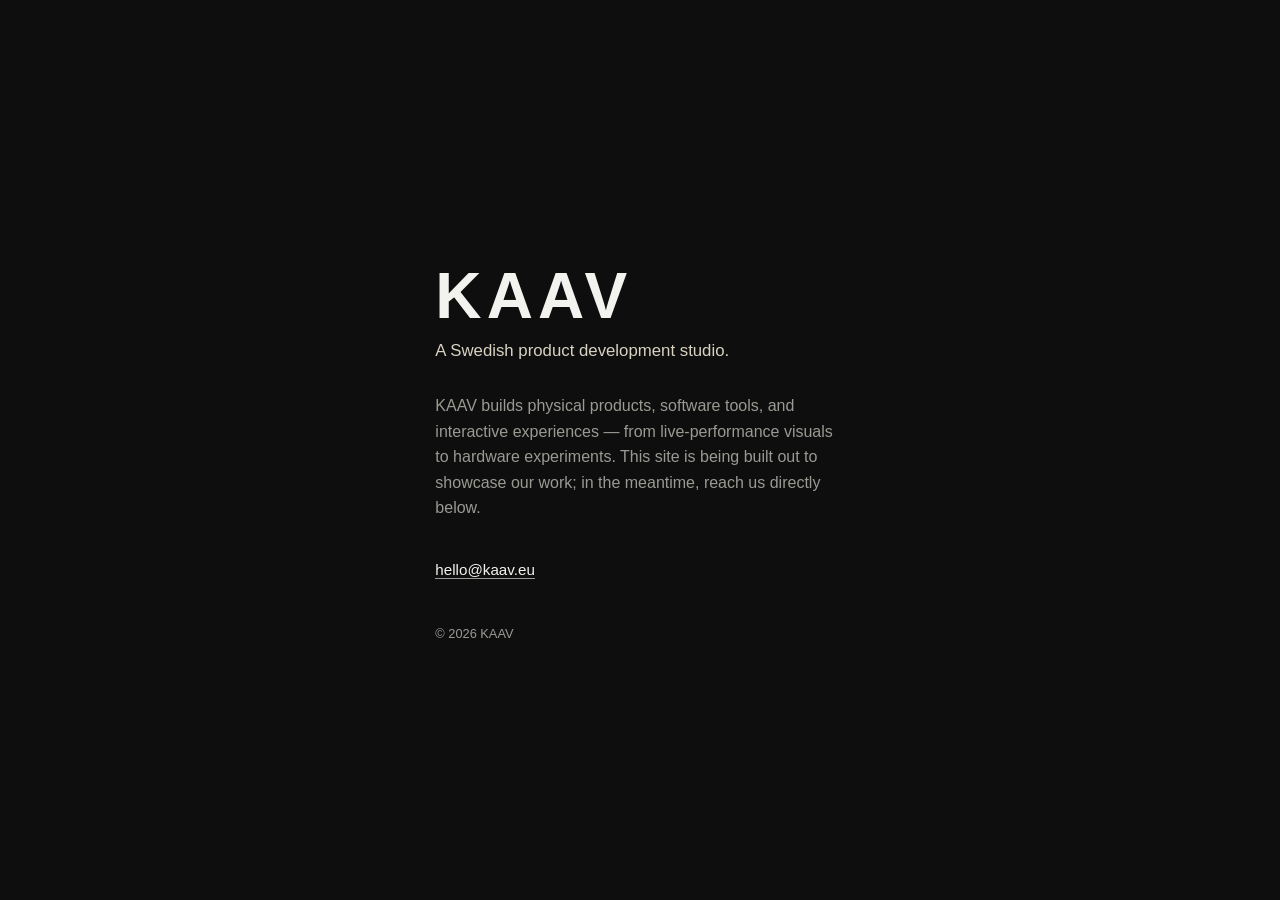
<file: index.html>
<title>KAAV</title>
<style>
  :root {
    --bg: #0e0e0e;
    --fg: #f2f2ef;
    --muted: #9a9a94;
    --accent: #d8d2c2;
  }
  * { box-sizing: border-box; }
  html, body {
    margin: 0;
    height: 100%;
    background: var(--bg);
    color: var(--fg);
    font-family: -apple-system, BlinkMacSystemFont, "Helvetica Neue", Arial, sans-serif;
  }
  body {
    display: flex;
    align-items: center;
    justify-content: center;
    padding: 6vh 6vw;
  }
  main {
    max-width: 560px;
    text-align: left;
  }
  .wordmark {
    font-size: clamp(2.5rem, 8vw, 4rem);
    font-weight: 700;
    letter-spacing: 0.08em;
    margin: 0 0 0.5rem 0;
    color: var(--fg);
  }
  .tagline {
    font-size: 1.05rem;
    color: var(--accent);
    margin: 0 0 2rem 0;
    font-weight: 500;
  }
  p.desc {
    font-size: 1rem;
    line-height: 1.6;
    color: var(--muted);
    margin: 0 0 2.5rem 0;
    max-width: 46ch;
  }
  .contact {
    font-size: 0.95rem;
  }
  .contact a {
    color: var(--fg);
    text-decoration: none;
    border-bottom: 1px solid var(--muted);
  }
  .contact a:hover {
    border-color: var(--fg);
  }
  footer {
    margin-top: 3rem;
    font-size: 0.8rem;
    color: var(--muted);
  }
</style>
<body>
  <main>
    <p class="wordmark">KAAV</p>
    <p class="tagline">A Swedish product development studio.</p>
    <p class="desc">
      KAAV builds physical products, software tools, and interactive experiences —
      from live-performance visuals to hardware experiments. This site is being
      built out to showcase our work; in the meantime, reach us directly below.
    </p>
    <p class="contact">
      <a href="mailto:hello@kaav.eu">hello@kaav.eu</a>
    </p>
    <footer>&copy; <span id="y"></span> KAAV</footer>
  </main>
  <script>document.getElementById('y').textContent = new Date().getFullYear();</script>
</body>
</file>
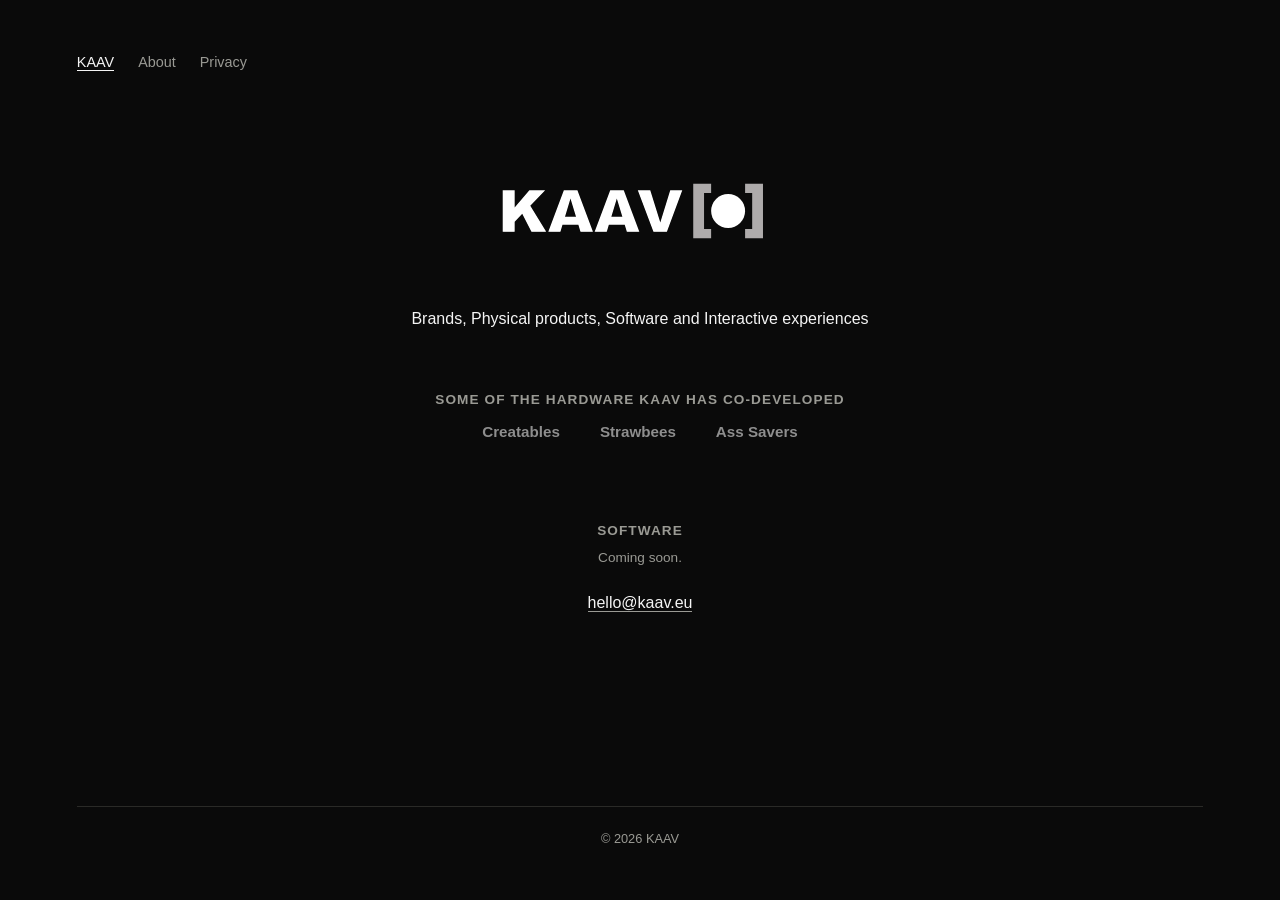
<file: public/index.html>
<head>
<meta charset="UTF-8">
<meta name="viewport" content="width=device-width, initial-scale=1">
<title>KAAV</title>
<link rel="stylesheet" href="style.css">
</head>
<body class="home">
  <nav>
    <a href="index.html" class="active">KAAV</a>
    <a href="about.html">About</a>
    <a href="privacy.html">Privacy</a>
  </nav>
  <main class="centered">
    <img src="logo-bw.svg" alt="KAAV" class="logo-mark">
    <p class="lead">Brands, Physical products, Software and Interactive experiences</p>

    <h2>Some of the hardware KAAV has co-developed</h2>
    <div class="logo-row" id="logo-row"></div>

    <h2>Software</h2>
    <p class="aside-note">Coming soon.</p>

    <p class="contact"><a href="mailto:hello@kaav.eu">hello@kaav.eu</a></p>
  </main>
  <footer>&copy; <span id="y"></span> KAAV</footer>
  <script src="brands.js"></script>
  <script>
    document.getElementById('y').textContent = new Date().getFullYear();

    const row = document.getElementById('logo-row');

    function renderItem(b) {
      const el = document.createElement(b.url ? 'a' : 'span');
      if (b.url) {
        el.href = b.url;
        el.target = '_blank';
        el.rel = 'noopener';
      }
      el.innerHTML = b.logo
        ? `<img src="${b.logo}" alt="${b.name}">`
        : `<span class="brand-fallback">${b.name}</span>`;
      return el;
    }

    (window.BRANDS || []).forEach(b => row.appendChild(renderItem(b)));
  </script>
</body>
</file>
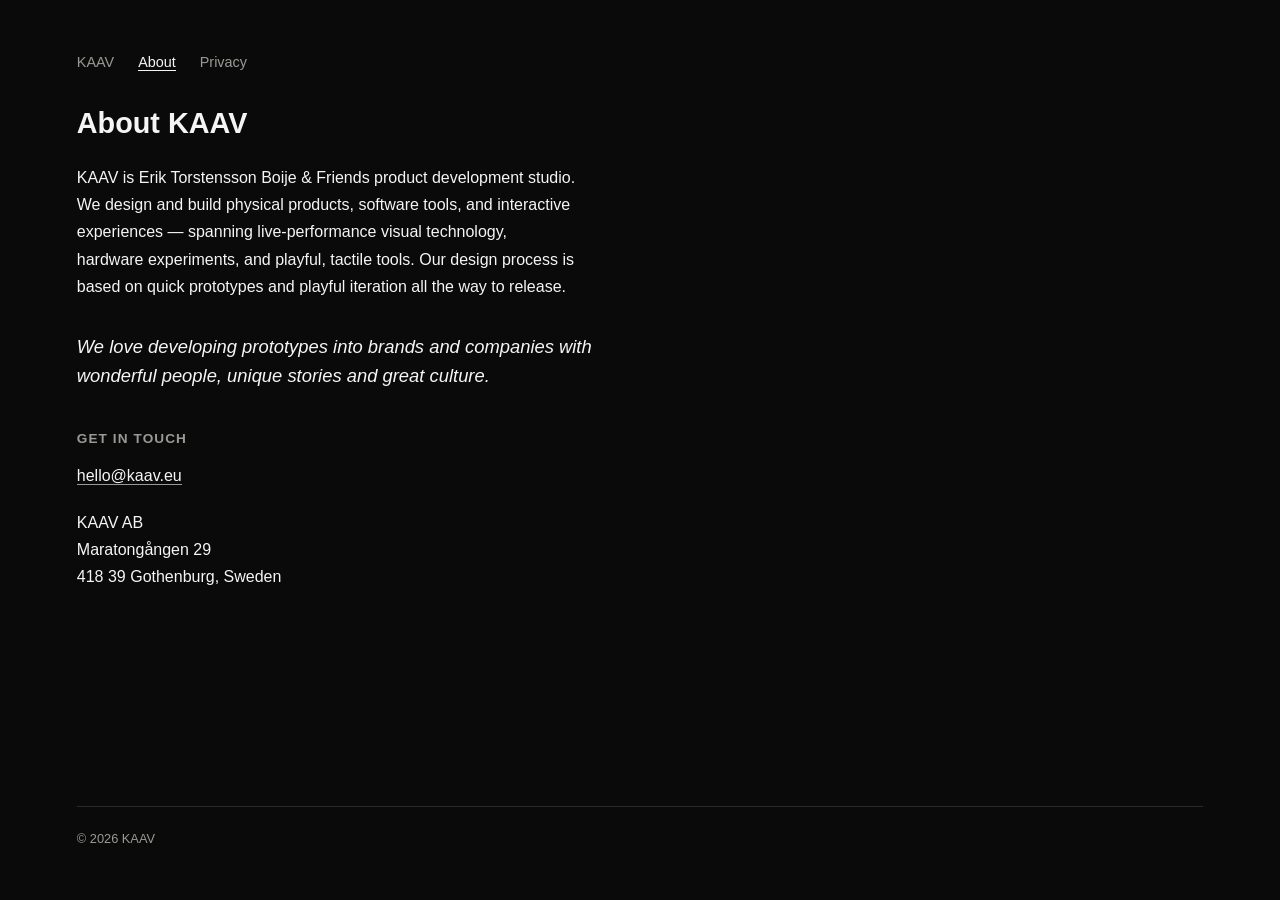
<file: public/about.html>
<head>
<meta charset="UTF-8">
<meta name="viewport" content="width=device-width, initial-scale=1">
<title>About — KAAV</title>
<link rel="stylesheet" href="style.css">
</head>
<body>
  <nav>
    <a href="index.html">KAAV</a>
    <a href="about.html" class="active">About</a>
    <a href="privacy.html">Privacy</a>
  </nav>
  <main>
    <h1>About KAAV</h1>
    <p class="lead">
      KAAV is Erik Torstensson Boije &amp; Friends product development studio.
      We design and build physical products, software tools, and interactive
      experiences — spanning live-performance visual technology, hardware
      experiments, and playful, tactile tools. Our design process is based on
      quick prototypes and playful iteration all the way to release.
    </p>

    <p class="quote">
      We love developing prototypes into brands and companies with wonderful
      people, unique stories and great culture.
    </p>

    <h2>Get in touch</h2>
    <p class="contact">
      <a href="mailto:hello@kaav.eu">hello@kaav.eu</a>
    </p>
    <p class="contact">
      KAAV AB<br>
      Maratongången 29<br>
      418 39 Gothenburg, Sweden
    </p>
  </main>
  <footer>&copy; <span id="y"></span> KAAV</footer>
  <script>document.getElementById('y').textContent = new Date().getFullYear();</script>
</body>
</file>
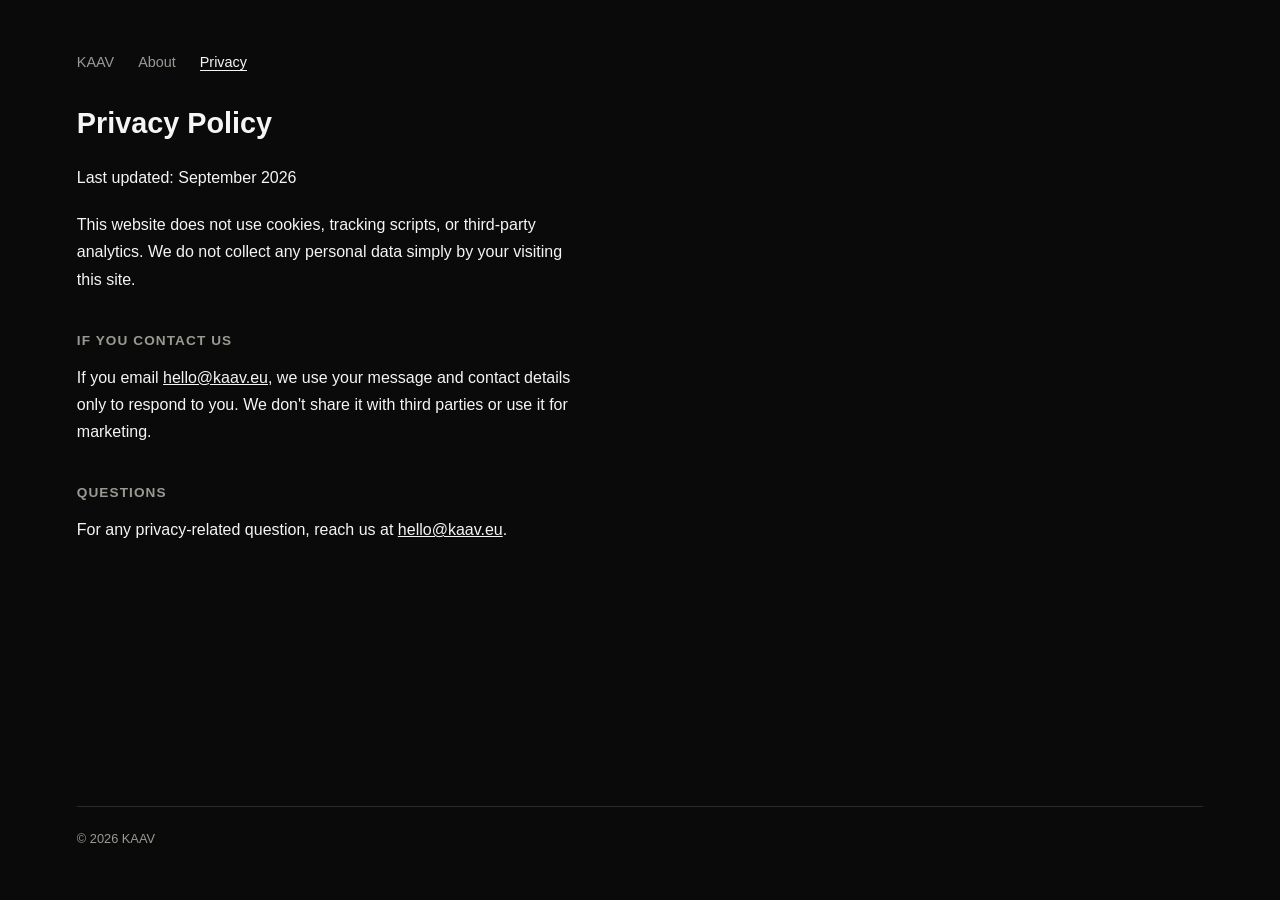
<file: public/privacy.html>
<head>
<meta charset="UTF-8">
<meta name="viewport" content="width=device-width, initial-scale=1">
<title>Privacy Policy — KAAV</title>
<link rel="stylesheet" href="style.css">
</head>
<body>
  <nav>
    <a href="index.html">KAAV</a>
    <a href="about.html">About</a>
    <a href="privacy.html" class="active">Privacy</a>
  </nav>
  <main>
    <h1>Privacy Policy</h1>
    <p class="lead">Last updated: September 2026</p>

    <p>
      This website does not use cookies, tracking scripts, or third-party
      analytics. We do not collect any personal data simply by your visiting
      this site.
    </p>

    <h2>If you contact us</h2>
    <p>
      If you email <a href="mailto:hello@kaav.eu">hello@kaav.eu</a>, we use
      your message and contact details only to respond to you. We don't share
      it with third parties or use it for marketing.
    </p>

    <h2>Questions</h2>
    <p>
      For any privacy-related question, reach us at
      <a href="mailto:hello@kaav.eu">hello@kaav.eu</a>.
    </p>
  </main>
  <footer>&copy; <span id="y"></span> KAAV</footer>
  <script>document.getElementById('y').textContent = new Date().getFullYear();</script>
</body>
</file>
<file: public/style.css>
:root {
  --bg: #0a0a0a;
  --fg: #f5f5f5;
  --muted: #9a9a94;
  --accent: #f5f5f5;
  --line: #2a2a27;
}
* { box-sizing: border-box; }
html, body {
  margin: 0;
  min-height: 100%;
  background: var(--bg);
  color: var(--fg);
  font-family: -apple-system, BlinkMacSystemFont, "Helvetica Neue", Arial, sans-serif;
}
body {
  display: flex;
  flex-direction: column;
  min-height: 100vh;
  padding: 6vh 6vw;
}
nav {
  margin-bottom: 4vh;
  font-size: 0.9rem;
  display: flex;
  align-items: center;
}
nav a {
  color: var(--muted);
  text-decoration: none;
  margin-right: 1.5rem;
  border-bottom: 1px solid transparent;
}
nav a:hover, nav a.active {
  color: var(--fg);
  border-color: var(--fg);
}
nav .nav-mark {
  height: 20px;
  width: auto;
  display: block;
  margin-right: 1.5rem;
}
main {
  max-width: 680px;
  flex: 1;
}
main.wide {
  max-width: 900px;
}
main.centered {
  max-width: 640px;
  margin: 4vh auto 0 auto;
  text-align: center;
  display: flex;
  flex-direction: column;
  align-items: center;
}
.logo-mark {
  height: clamp(64px, 14vw, 130px);
  width: auto;
  display: block;
  margin: 0 auto 2rem auto;
}
.tagline {
  font-size: 1.05rem;
  color: var(--muted);
  margin: 0 0 2rem 0;
  font-weight: 500;
}
h1 {
  font-size: 1.8rem;
  font-weight: 700;
  margin: 0 0 1.5rem 0;
}
h2 {
  font-size: 0.85rem;
  font-weight: 600;
  text-transform: uppercase;
  letter-spacing: 0.08em;
  margin: 2.5rem 0 1rem 0;
  color: var(--muted);
}
p {
  font-size: 1rem;
  line-height: 1.7;
  color: var(--fg);
  margin: 0 0 1.25rem 0;
  max-width: 56ch;
}
main.centered p {
  max-width: 52ch;
}
p.lead {
  color: var(--fg);
}
p.quote {
  font-size: 1.15rem;
  font-style: italic;
  line-height: 1.6;
  margin: 2rem 0;
}
a {
  color: var(--fg);
}
.contact a, .desc a {
  border-bottom: 1px solid var(--muted);
  text-decoration: none;
}
.contact a:hover, .desc a:hover {
  border-color: var(--fg);
}
.placeholder {
  color: var(--muted);
  font-style: italic;
}

/* Co-developed hardware section */
.hardware-line {
  color: var(--muted);
  font-size: 0.95rem;
  margin: 0 0 1.5rem 0;
}
.logo-row {
  display: flex;
  flex-wrap: wrap;
  justify-content: center;
  align-items: center;
  gap: 2.5rem;
  margin: 0 0 2.5rem 0;
}
.logo-row a, .logo-row span {
  display: flex;
  align-items: center;
  color: var(--fg);
  text-decoration: none;
  opacity: 0.75;
  transition: opacity 0.15s ease;
}
.logo-row a:hover {
  opacity: 1;
}
.logo-row img {
  height: 28px;
  width: auto;
  max-width: 140px;
  object-fit: contain;
  filter: grayscale(1) contrast(1.05);
}
.logo-row .brand-fallback {
  font-weight: 700;
  font-size: 0.95rem;
  border-bottom: 1px solid var(--line);
  padding-bottom: 2px;
}
.logo-row span.brand-fallback {
  border-bottom: 1px solid transparent;
}
.aside-note {
  font-size: 0.85rem;
  color: var(--muted);
  margin-top: -0.5rem;
}

footer {
  margin-top: 3rem;
  padding-top: 1.5rem;
  border-top: 1px solid var(--line);
  font-size: 0.8rem;
  color: var(--muted);
}
main.centered footer {
  margin-top: 4rem;
}
body.home footer {
  text-align: center;
}
footer a {
  color: var(--muted);
  border-bottom: 1px solid var(--line);
  text-decoration: none;
}
</file>
